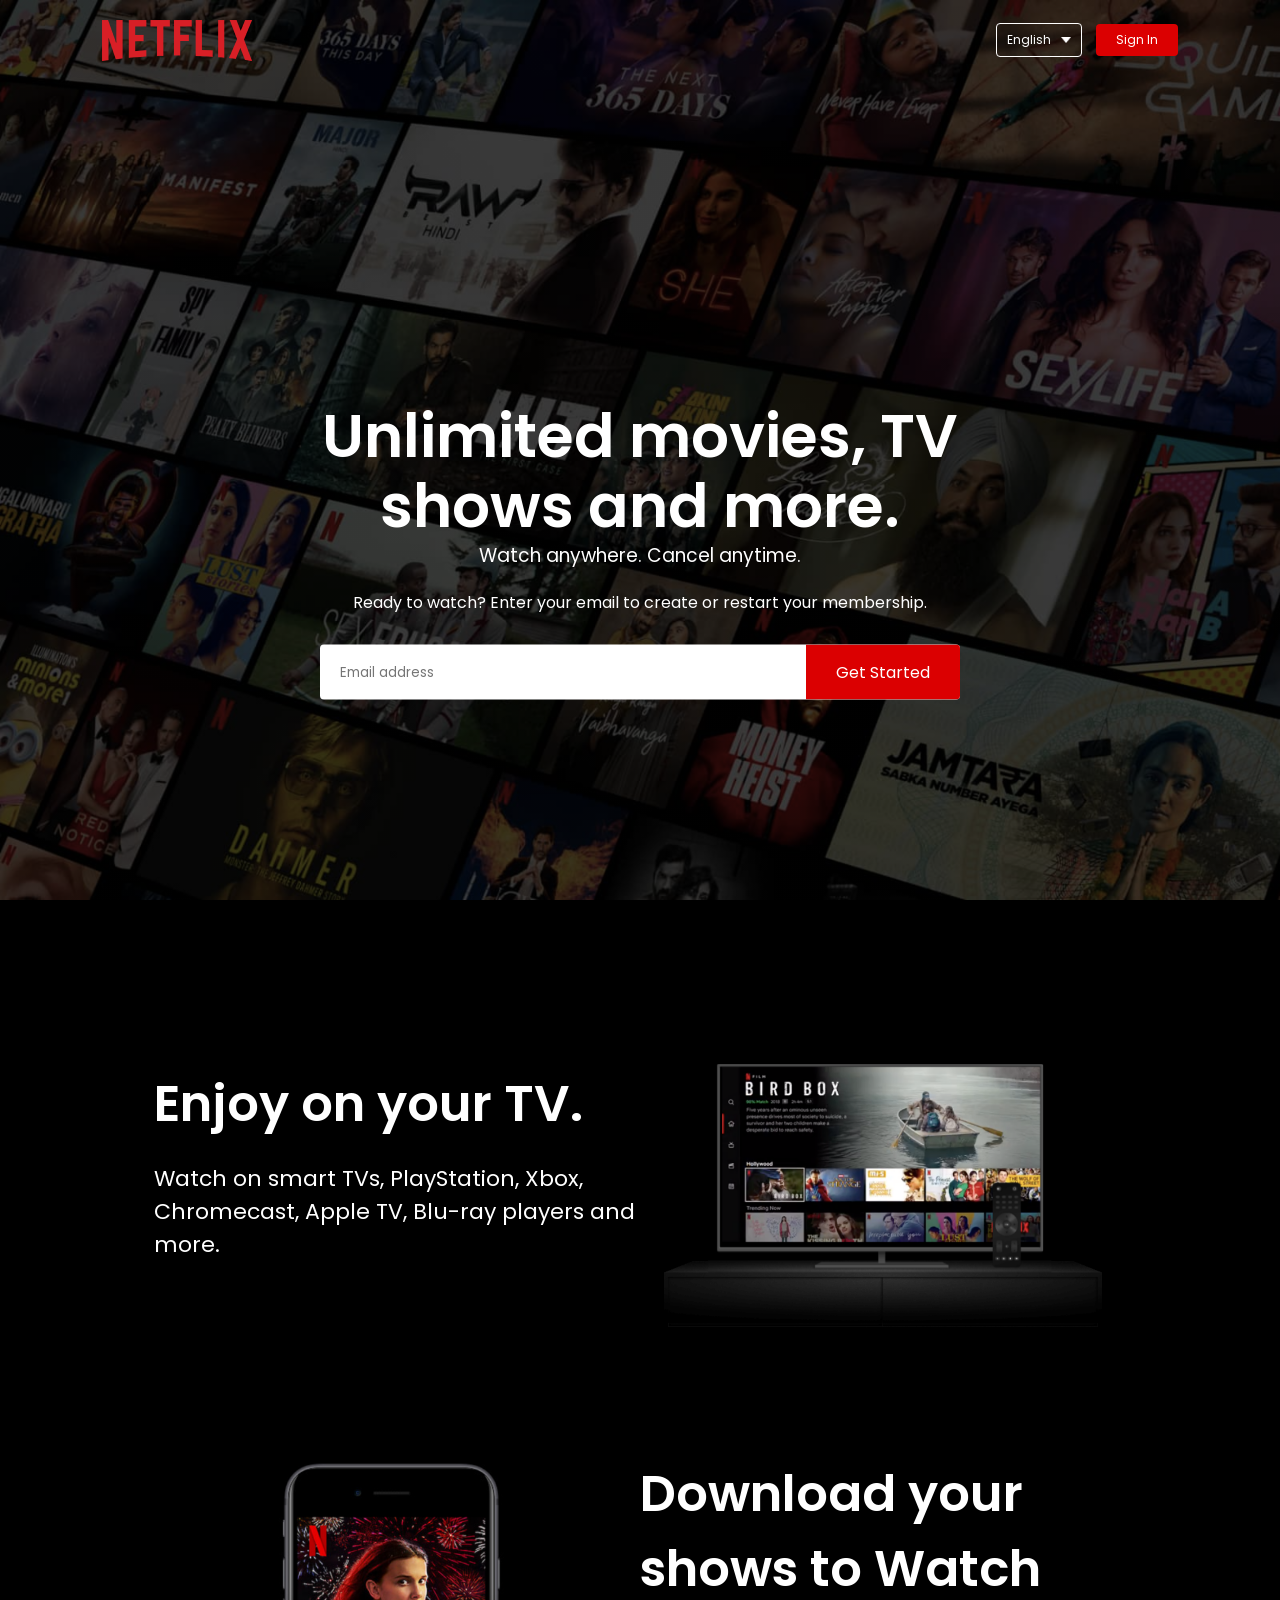
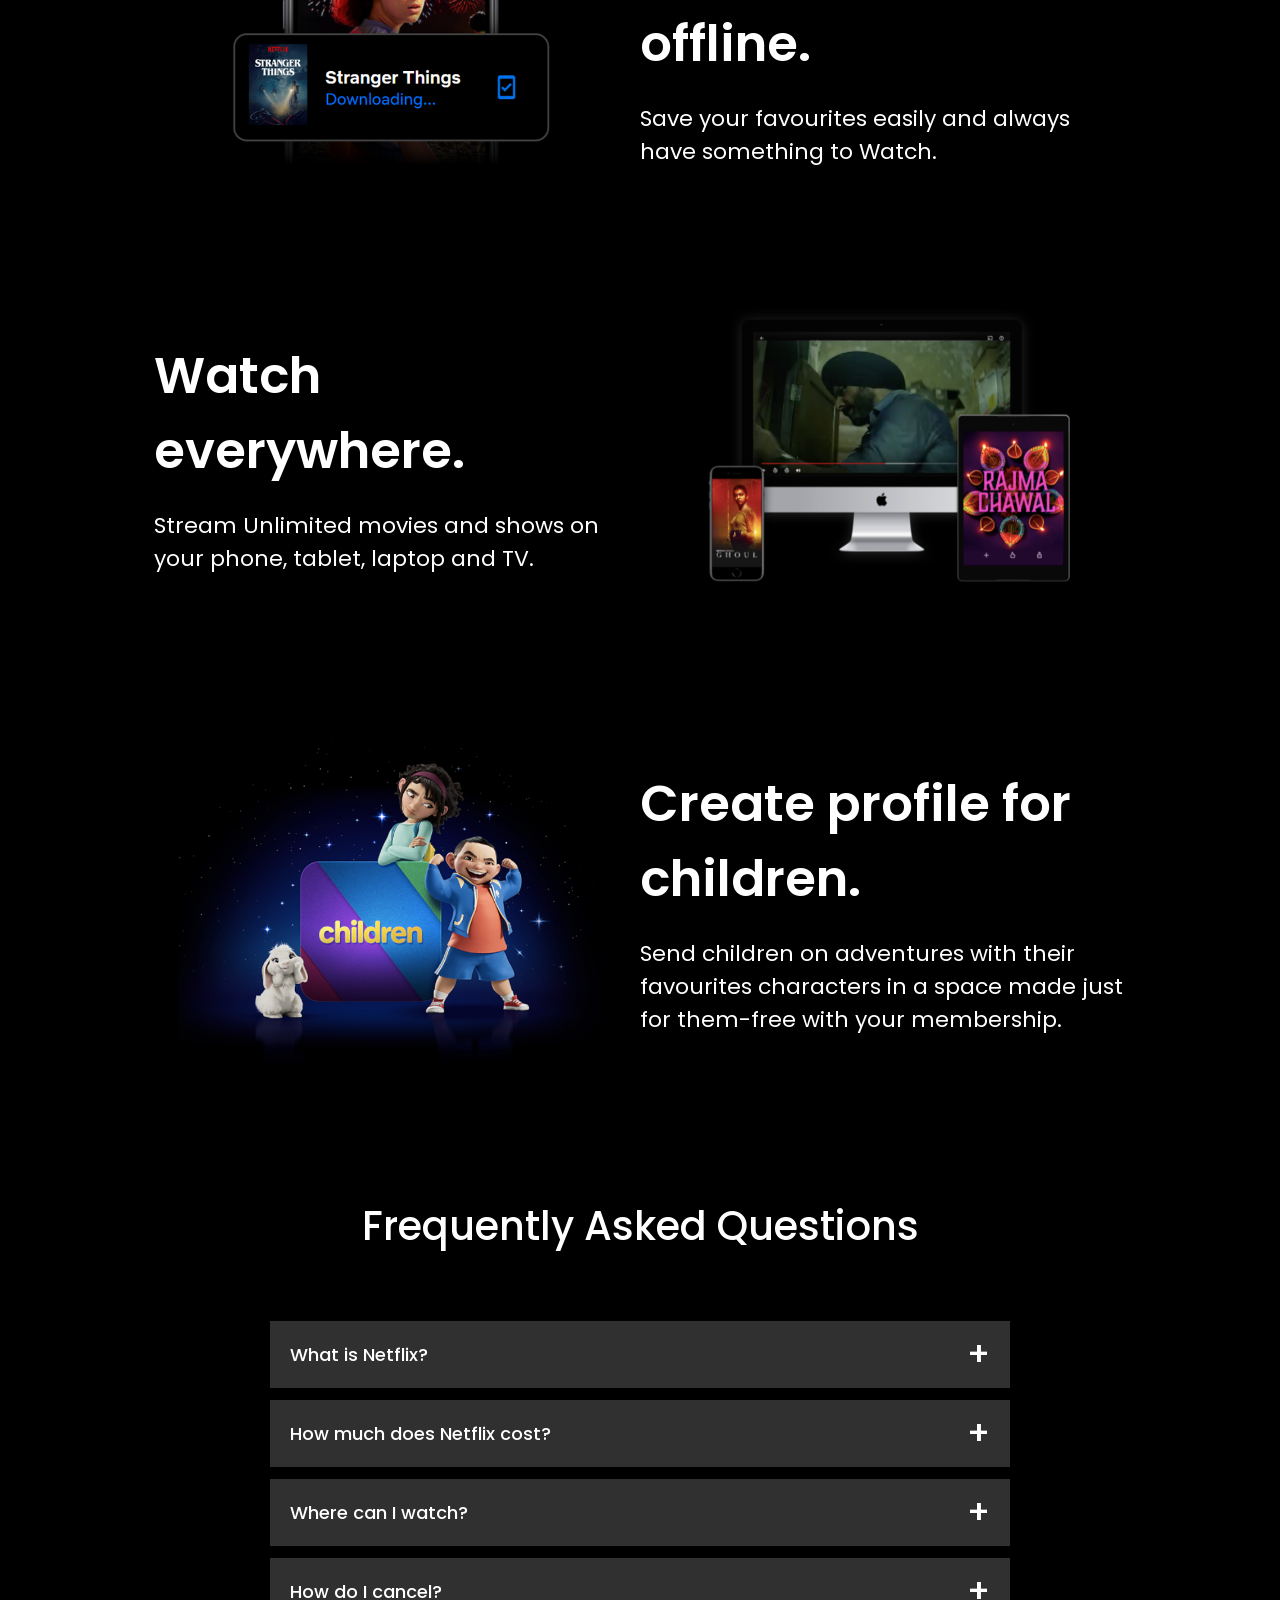
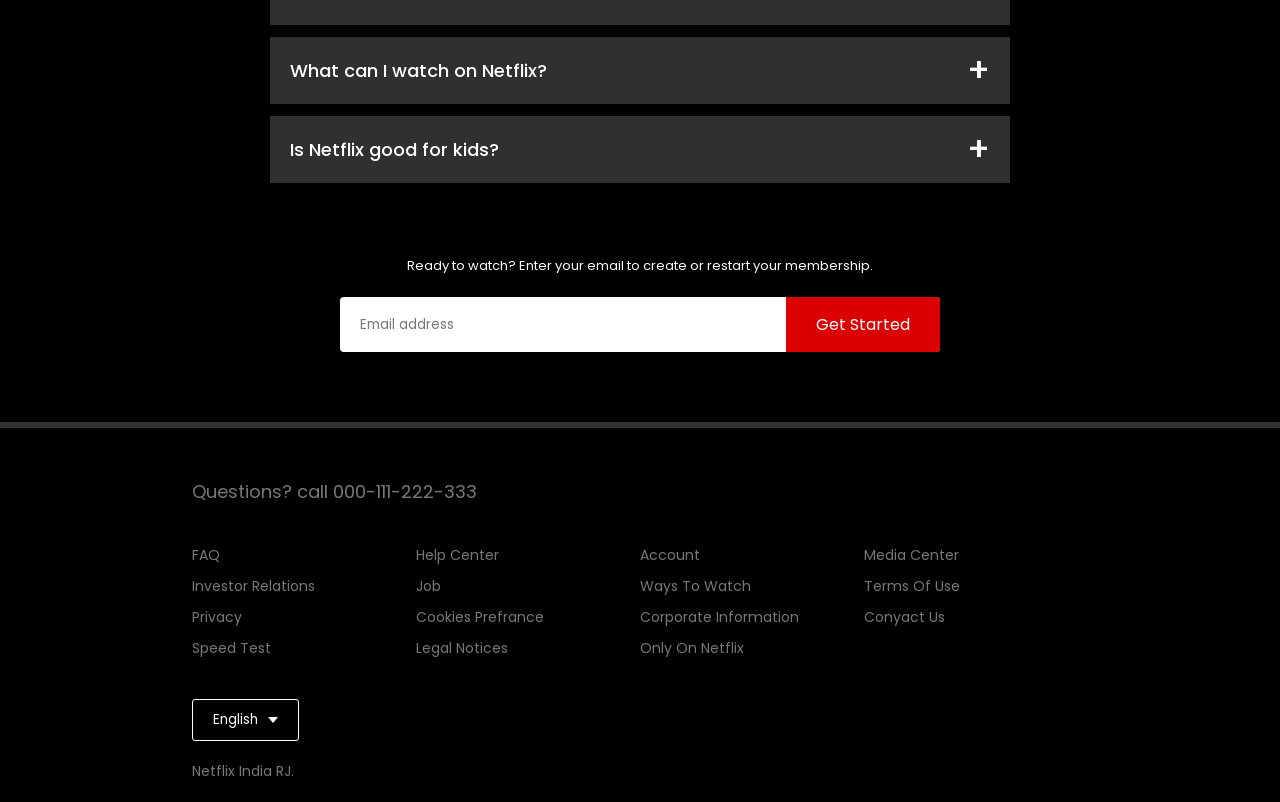
<file: index.html>
<!DOCTYPE html>
<html lang="en">
<head>
    <meta charset="UTF-8">
    <meta name="viewport" content="width=device-width, initial-scale=1.0">
    <title>Netflix Website Clone</title>
    <link rel="stylesheet" href="style.css">
    <link rel="preconnect" href="https://fonts.googleapis.com">
<link rel="preconnect" href="https://fonts.gstatic.com" crossorigin>
<link href="https://fonts.googleapis.com/css2?family=Lato:wght@300;
400;700&family=Poppins:ital,wght@0,200;0,300;0,400;1,300&display=swap" 
rel="stylesheet">
    <meta name="google-site-verification" content="Y8k9dfK6FRVBT9r8BP491OW_OP-UWQhtC5SfiEzZ7FE" />
</head>
<body>
    
    <div class="header">
        <nav>
            <img src="images/logo.png" class="logo">
            <div>
                <button class="langauge-btn">English <img src="images/down-icon.png" ></button>
                <button>Sign In</button>
            </div>
        </nav>
        <div class="header-content">
            <h1>Unlimited movies, TV shows and more.</h1>
            <h3>Watch anywhere. Cancel anytime.</h3>
            <p>Ready to watch? Enter your email to create or restart your membership.</p>
            <form class="email-signup">
                <input type="email" placeholder="Email address" required>
                <button type="submit">Get Started</button>
            </form>

        </div>
    </div>
    
   <div class="features">
    <div class="row">
        <div class="text-col">
            <h2>Enjoy on your TV.</h2>
            <p>Watch on smart TVs, PlayStation, Xbox, Chromecast, Apple TV, 
                Blu-ray players and more.</p>
        </div>
        <div class="img-col">
            <img src="images/feature-1.png">
        </div>
    </div>

    <div class="row">
        <div class="img-col">
            <img src="images/feature-2.png">
        </div>
        <div class="text-col">
            <h2>Download your shows to Watch offline.</h2>
            <p>Save your favourites easily and always have something to Watch.</p>
        </div>

    </div>

    <div class="row">
        <div class="text-col">
            <h2>Watch everywhere.</h2>
            <p>Stream Unlimited movies and shows on your phone,
                tablet, laptop and TV.</p>
        </div>
        <div class="img-col">
            <img src="images/feature-3.png">
        </div>
    </div>

    <div class="row">
        <div class="img-col">
            <img src="images/feature-4.png">
        </div>
        <div class="text-col">
            <h2>Create profile for children.</h2>
            <p>Send children on adventures with their favourites 
                characters in a space made just for them-free 
                with your membership.</p>
        </div>
    </div>

   </div>

   <div class="faq">
    <h2>Frequently Asked Questions</h2>
    <ul class="accordion">
        <li>
            <input type="radio" name="accordion" id="first">
            <label for="first">What is Netflix?</label>
             <div class="content">
                <p>Netflix is a subscription-based streaming service 
                    that allows our members to watch TV shows and movies 
                    on an internet-connected device.</p>
             </div>
        </li>    

        <li>
            <input type="radio" name="accordion" id="second">
            <label for="second">How much does Netflix cost?</label>
             <div class="content">
                <p>In India, the prices for all the tiers remain the same. 
                    The mobile plan costs Rs 149 per month, while the basic 
                    plan is priced at Rs 199 a month. The Standard and Premium 
                    plan is for Rs 499 and Rs 649, respectively.</p>
             </div>
        </li>

        <li>
            <input type="radio" name="accordion" id="third">
            <label for="third">Where can I watch?</label>
             <div class="content">
                <p>Sign in with your Netflix account to watch instantly on 
                    the web at netflix.com from your personal computer or on 
                    any internet-connected device that offers the Netflix app, 
                    including smart TVs, smartphones, tablets, streaming media 
                    players and game consoles.</p>
             </div>
        </li>

        <li>
            <input type="radio" name="accordion" id="fourth">
            <label for="fourth">How do I cancel?</label>
             <div class="content">
                <p>1.Open Netflix. Go into Netflix, whether on the website or 
                    the app, and log into your account to kick the process off.
                   2. Click on the Profile button in the top right-hand corner.
                   3. Click on Account. 
                   4. Click Cancel Membership.
                   5. Click Finish Cancellation.</p>
             </div>
        </li>

        <li>
            <input type="radio" name="accordion" id="fifth">
            <label for="fifth">What can I watch on Netflix?</label>
             <div class="content">
                <p>You can watch movies & various types of TV shows.</p>
             </div>
        </li>

        <li>
            <input type="radio" name="accordion" id="sixth">
            <label for="sixth">Is Netflix good for kids?</label>
             <div class="content">
                <p>YES, you have To choose the types of TV shows, movies, or games your 
                    kids can watch or play, you can manage their profiles individually or 
                    create a profile with the Netflix Kids experience.</p>
             </div>
        </li>

    </ul>
    <small>Ready to watch? Enter your email to create or restart your membership.</small>
    <form class="email-signup">
        <input type="email" placeholder="Email address" required>
        <button type="submit">Get Started</button>
    </form>
   </div>


   <div class="footer">
    <h2>Questions? call 000-111-222-333</h2>

    <div class="row">
        <div class="col">
            <a href="#">FAQ</a>
            <a href="#">Investor Relations</a>
            <a href="#">Privacy</a>
            <a href="#">Speed Test</a>
        </div>

        <div class="col">
            <a href="#">Help Center</a>
            <a href="#">Job</a>
            <a href="#">Cookies Prefrance</a>
            <a href="#">Legal Notices</a>
        </div>

        <div class="col">
            <a href="#">Account</a>
            <a href="#">Ways To Watch</a>
            <a href="#">Corporate Information</a>
            <a href="#">Only On Netflix</a>
        </div>

        <div class="col">
            <a href="#">Media Center</a>
            <a href="#">Terms Of Use</a>
            <a href="#">Conyact Us</a>
        </div>

    </div>
    <button class="langauge-btn">English <img src="images/down-icon.png" ></button>
    <p class="copyright-text">Netflix India RJ.</p>
</div>
</body>
</html>
</file>
<file: style.css>
*{
    margin: 0;
    padding: 0;
    font-family: 'Poppins', sans-serif;
    box-sizing: border-box;
}
body{
    background: #000;
    color: #fff;
}
.header{
    width: 100%;
    height: 100vh;
    background-image: linear-gradient(rgba(0, 0, 0, 0.7),rgba(0,0,0,0.7)), url(images/header-image.png);
    background-size: cover;
    background-position: center;
    padding: 10px 8%;
    position: relative;
}
nav{
    display: flex;
    align-items: center;
    justify-content: space-between;
    padding: 10px 0;
}
.logo{
    width: 150px;
    cursor: pointer;
}
nav button{
    border: 0;
    outline: 0;
    background: #db0001;
    color: #fff;
    padding: 7px 20px;
    font-size: 12px;
    border-radius: 4px;
    margin-left: 10px;
    cursor: pointer;
}
.langauge-btn{
    display: inline-flex;
    align-items: center;
    background: transparent;
    border: 1px solid #fff;
    padding: 7px 10px;
}
.langauge-btn img{
    width: 10px;
    margin-left: 10px;
}
.header-content{
    position: absolute;
    top: 50%;
    left: 50%;
    transform: translate(-50%, -50%);
    text-align: center;
    margin-top: 100px;
}
.header-content h1{
    font-size: 60px;
    line-height: 70px;
    font-weight: 600;
    max-width: 650px;
}
.header-content h3{
    font-weight: 400;
    margin-bottom: 20px;

}
.email-signup{
    background: #fff;
    border-radius: 4px;
    display: flex;
    align-items: center;
    margin-top: 30px;
    overflow: hidden;
}
.email-signup input{
    flex: 1;
    border: 0;
    outline: 0;
    margin-left: 20px;
}
.email-signup button{
    background: #db0001;
    border: 0;
    outline: 0;
    color: #fff;
    font-size: 16px;
    cursor: pointer;
    padding: 15px 30px;
}

/*---------------Features-----------------------------*/

.features{
    padding: 50px 12%;
    font-size: 22px;

}
.row{
    display: flex;
    width: 100%;
    align-items: center;
    flex-wrap: wrap;
    padding: 50px 0;
}
.text-col{
    flex-basis: 50%;
    margin-bottom: 20px;

}
.img-col{
    flex-basis: 50%;
    margin-bottom: 20px;
}
.img-col img{
    display: block;
    width: 90%;
    margin: auto;
}
.features h2{
    font-size: 50px;
    font-weight: 600;
    margin-bottom: 20px;
}

/*---------------Faq-----------------------------*/

.faq{
    padding: 10px 12%;
    text-align: center;
    font-size: 18px;
}
.faq h2{
    font-weight: 500;
    font-size: 40px;
}
.accordion{
    margin: 60px auto;
    width: 100%;
    max-width: 750px;
}
.accordion li{
    list-style: none;
    width: 100%;
    padding: 5px;
}
.accordion li label{
    display: flex;
    align-items: center;
    padding: 20px;
    font-size: 18px;
    font-weight: 500;
    background: #303030;
    margin-bottom: 2px;
    cursor: pointer;
    position: relative;
}
label::after{
    content: '+';
    font-size: 34px;
    position: absolute;
    right: 20px;
    transition: transform 0.5s;

}
input[type='radio']{
    display: none;
}
.accordion .content{
    background: #303030;
    text-align: left;
    padding: 0 20px;
    max-height: 0;
    overflow: hidden;
    transition: max-height 0.5s, padding 0.5s;
}
.accordion input[type='radio']:checked + label + .content{
    max-height: 600px;
    padding: 30px 20px;
}
.accordion input[type='radio']:checked + label::after{
    transform: rotate(135deg);
}
.faq .email-signup{
    max-width: 600px;
    margin: 20px auto 60px;
}
.faq small{
    font-size: 13px;
}


/* ------------------------Footer---------------------------- */

.footer{
    padding: 50px 15% 10px;
    border-top: 6px solid #333;
    color: #777;
}
.footer h2{
    font-size: 18px;
    font-weight: 400;
    margin-bottom: 30px;
}
.footer .col{
    flex-basis: 25%;
    flex-grow: 1;
    margin-bottom: 20px;
}
.footer .col a{
    display: block;
    text-decoration: none;
    color: #777;
    font-size: 14px;
    margin-bottom: 10px;
}
.footer .row{
    align-items: flex-start;
    padding: 10px 0;
}
.footer .langauge-btn{
    color: #fff;
    padding: 10px 20px;
    border-radius: 3px;
}
.copyright-text{
    font-size: 14px;
    margin-top: 20px;
    margin-bottom: 10px;

}


/* -------------------Media-queries-for-small-screen------------------------- */

@media only screen and (max-width: 600px){
    .logo{
        width: 100px;
    }
    nav button{
        padding: 5px 10px;
    }
    nav .langauge-btn{
        padding: 4px 8px;
    }
    .header-content{
        position: unset;
        transform: none;
        padding-top: 150px;
    }
    .header-content h1{
        font-size: 30px;

    }
    .email-signup button{
        font-size: 12px;
        padding: 10px 15px;
    }
    .text-col, .img-col{
        flex-basis: 100%;
    
    }
    .features h2{
        font-size: 30px;
    }
    .features p{
        font-size: 15px;
    }
    .row:nth-child(2), .row:nth-child(4){
        flex-direction: column-reverse;
    }
    .features .row{
        padding: 10px 0;
    }
    .faq h2{
        font-size: 20px;
    }
    .accordion .content{
        font-size: 14px;
    }
    .accordion li label{
        padding: 10px;
        font-size: 14px;
    }
     label::after{
        font-size: 22px;
     }
}
</file>
